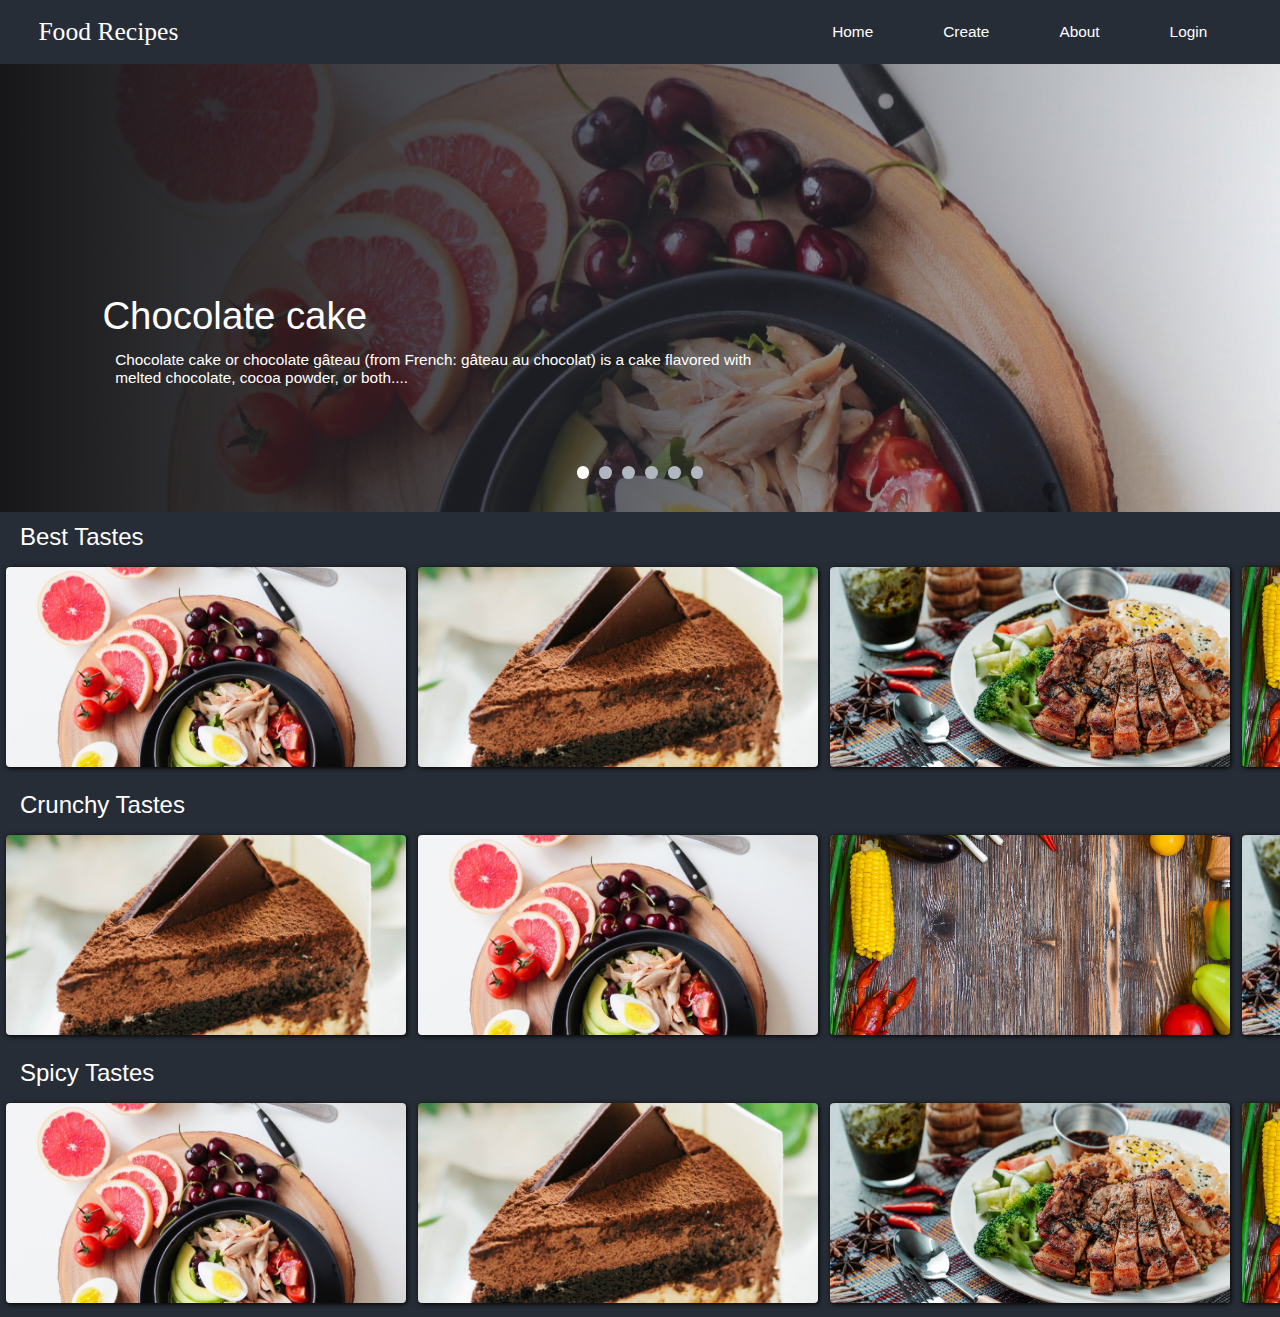
<file: index.html>
<!DOCTYPE html>
<html lang="en">

<head>
    <meta charset="UTF-8">
    <meta http-equiv="X-UA-Compatible" content="IE=edge">
    <meta name="viewport" content="width=device-width, initial-scale=1.0">
    <title>Food Recipes</title>
    <link rel="icon" type="image/x-icon" href="./home/images/logo.png">
    <link rel="stylesheet" href="./home/home_style.css">
    <link rel="stylesheet" href="./home/slideshow/slider.css">
    <link rel="stylesheet" href="./home/food_categories/food_categories.css">


</head>

<body>

    <nav>
        <label for="label" class="logo">Food Recipes</label>
        <img id="menu-icon" onclick="menuClick()" src="./home/images/menu.png" alt="">
        <ul id="menu-items">
            <li><a href="#">Home</a></li>
            <li><a href="#">Create</a></li>
            <li><a href="#">About</a></li>
            <li><a href="./home/login/login_form.html" target="_blank">Login</a></li>
        </ul>
    </nav>

    <div class="slideshow-container">
        <div class="slide-container">
            <div class="slide s1">
                <div class="gradient-layer">
                    <div class="content c1">
                        <p class="title">Chocolate cake</p>
                        <p class="tagline">Chocolate cake or chocolate gâteau (from French: gâteau au chocolat) is a
                            cake flavored with melted chocolate, cocoa powder, or both....</p>
                    </div>
                </div>
            </div>
            <div class="slide s2">
                <div class="gradient-layer">
                    <div class="content c1">
                        <p class="title">Chocolate cake</p>
                        <p class="tagline">Chocolate cake or chocolate gâteau (from French: gâteau au chocolat) is a
                            cake flavored with melted chocolate, cocoa powder, or both....</p>
                    </div>
                </div>
            </div>
            <div class="slide s3">
                <div class="gradient-layer">
                    <div class="content c1">
                        <p class="title">Chocolate cake</p>
                        <p class="tagline">Chocolate cake or chocolate gâteau (from French: gâteau au chocolat) is a
                            cake flavored with melted chocolate, cocoa powder, or both....</p>
                    </div>
                </div>
            </div>
            <div class="slide s4">
                <div class="gradient-layer">
                    <div class="content c1">
                        <p class="title">Chocolate cake</p>
                        <p class="tagline">Chocolate cake or chocolate gâteau (from French: gâteau au chocolat) is a
                            cake flavored with melted chocolate, cocoa powder, or both....</p>
                    </div>
                </div>
            </div>
            <div class="slide s5">
                <div class="gradient-layer">
                    <div class="content c1">
                        <p class="title">Chocolate cake</p>
                        <p class="tagline">Chocolate cake or chocolate gâteau (from French: gâteau au chocolat) is a
                            cake flavored with melted chocolate, cocoa powder, or both....</p>
                    </div>
                </div>
            </div>
            <div class="slide s6">
                <div class="gradient-layer">
                    <div class="content c1">
                        <p class="title">Chocolate cake</p>
                        <p class="tagline">Chocolate cake or chocolate gâteau (from French: gâteau au chocolat) is a
                            cake flavored with melted chocolate, cocoa powder, or both....</p>
                    </div>
                </div>
            </div>
        </div>
        <div class="dot-container">
            <div class="dot d1" onclick="onDotClick(1)"></div>
            <div class="dot d2" onclick="onDotClick(2)"></div>
            <div class="dot d3" onclick="onDotClick(3)"></div>
            <div class="dot d4" onclick="onDotClick(4)"></div>
            <div class="dot d5" onclick="onDotClick(5)"></div>
            <div class="dot d6" onclick="onDotClick(6)"></div>
        </div>
    </div>

    <div class=".food-category">

        <p class="food title">Best Tastes</p>
        <div class="category one">
            <div class="recipe one">
                <div class="recipe-layer" onmouseenter="onCardHover(this,'cat-one-rec-one')" onmouseleave="onMouseLeave(this,'cat-one-rec-one')" >

                    <div id="cat-one-rec-one" class="recipe-content">
                        <h2 class="recipe-title">Cholocate cake</h2>
                        <p class="recipe-tagline">Chocolate cake or chocolate gâteau (from French: gâteau au chocolat)
                            is a
                            cake flavored with melted chocolate, cocoa powder, or both....</p>


                    </div>
                </div>
            </div>
            <div class="recipe two">
                <div class="recipe-layer" onmouseenter="onCardHover(this,'cat-one-rec-two')" onmouseleave="onMouseLeave(this,'cat-one-rec-two')" >

                    <div id="cat-one-rec-two" class="recipe-content">
                        <h2 class="recipe-title">Cholocate cake</h2>
                        <p class="recipe-tagline">Chocolate cake or chocolate gâteau (from French: gâteau au chocolat)
                            is a
                            cake flavored with melted chocolate, cocoa powder, or both....</p>


                    </div>
                </div>
            </div>

            
            <div class="recipe three">
                <div class="recipe-layer" onmouseenter="onCardHover(this,'cat-one-rec-three')" onmouseleave="onMouseLeave(this,'cat-one-rec-three')" >

                    <div id="cat-one-rec-three" class="recipe-content">
                        <h2 class="recipe-title">Cholocate cake</h2>
                        <p class="recipe-tagline">Chocolate cake or chocolate gâteau (from French: gâteau au chocolat)
                            is a
                            cake flavored with melted chocolate, cocoa powder, or both....</p>


                    </div>
                </div>
            </div>
            <div class="recipe four">
                <div class="recipe-layer" onmouseenter="onCardHover(this,'cat-one-rec-four')" onmouseleave="onMouseLeave(this,'cat-one-rec-four')" >

                    <div id="cat-one-rec-four" class="recipe-content">
                        <h2 class="recipe-title">Cholocate cake</h2>
                        <p class="recipe-tagline">Chocolate cake or chocolate gâteau (from French: gâteau au chocolat)
                            is a
                            cake flavored with melted chocolate, cocoa powder, or both....</p>


                    </div>
                </div>
            </div>
            <div class="recipe five">
                <div class="recipe-layer" onmouseenter="onCardHover(this,'cat-one-rec-five')" onmouseleave="onMouseLeave(this,'cat-one-rec-five')" >

                    <div id="cat-one-rec-five" class="recipe-content">
                        <h2 class="recipe-title">Cholocate cake</h2>
                        <p class="recipe-tagline">Chocolate cake or chocolate gâteau (from French: gâteau au chocolat)
                            is a
                            cake flavored with melted chocolate, cocoa powder, or both....</p>


                    </div>
                </div>
            </div>
            <div class="recipe six">
                <div class="recipe-layer" onmouseenter="onCardHover(this,'cat-one-rec-six')" onmouseleave="onMouseLeave(this,'cat-one-rec-six')" >

                    <div id="cat-one-rec-six" class="recipe-content">
                        <h2 class="recipe-title">Cholocate cake</h2>
                        <p class="recipe-tagline">Chocolate cake or chocolate gâteau (from French: gâteau au chocolat)
                            is a
                            cake flavored with melted chocolate, cocoa powder, or both....</p>


                    </div>
                </div>
            </div>
            <div class="recipe seven">
                <div class="recipe-layer" onmouseenter="onCardHover(this,'cat-one-rec-seven')" onmouseleave="onMouseLeave(this,'cat-one-rec-seven')" >

                    <div id="cat-one-rec-seven" class="recipe-content">
                        <h2 class="recipe-title">Cholocate cake</h2>
                        <p class="recipe-tagline">Chocolate cake or chocolate gâteau (from French: gâteau au chocolat)
                            is a
                            cake flavored with melted chocolate, cocoa powder, or both....</p>


                    </div>
                </div>
            </div>
            <div class="recipe eight">
                <div class="recipe-layer" onmouseenter="onCardHover(this,'cat-one-rec-eight')" onmouseleave="onMouseLeave(this,'cat-one-rec-eight')" >

                    <div id="cat-one-rec-eight" class="recipe-content">
                        <h2 class="recipe-title">Cholocate cake</h2>
                        <p class="recipe-tagline">Chocolate cake or chocolate gâteau (from French: gâteau au chocolat)
                            is a
                            cake flavored with melted chocolate, cocoa powder, or both....</p>


                    </div>
                </div>
            </div>
            <div class="recipe nine">
                <div class="recipe-layer" onmouseenter="onCardHover(this,'cat-one-rec-nine')" onmouseleave="onMouseLeave(this,'cat-one-rec-nine')" >

                    <div id="cat-one-rec-nine" class="recipe-content">
                        <h2 class="recipe-title">Cholocate cake</h2>
                        <p class="recipe-tagline">Chocolate cake or chocolate gâteau (from French: gâteau au chocolat)
                            is a
                            cake flavored with melted chocolate, cocoa powder, or both....</p>


                    </div>
                </div>
            </div>
            <div class="recipe ten">
                <div class="recipe-layer" onmouseenter="onCardHover(this,'cat-one-rec-ten')" onmouseleave="onMouseLeave(this,'cat-one-rec-ten')" >

                    <div id="cat-one-rec-ten" class="recipe-content">
                        <h2 class="recipe-title">Cholocate cake</h2>
                        <p class="recipe-tagline">Chocolate cake or chocolate gâteau (from French: gâteau au chocolat)
                            is a
                            cake flavored with melted chocolate, cocoa powder, or both....</p>


                    </div>
                </div>
            </div>
        </div>
        <p class="food title">Crunchy Tastes</p>
        <div class="category two">
           
            <div class="recipe two">
                <div class="recipe-layer" onmouseenter="onCardHover(this,'cat-two-rec-two')" onmouseleave="onMouseLeave(this,'cat-two-rec-two')" >

                    <div id="cat-two-rec-two" class="recipe-content">
                        <h2 class="recipe-title">Cholocate cake</h2>
                        <p class="recipe-tagline">Chocolate cake or chocolate gâteau (from French: gâteau au chocolat)
                            is a
                            cake flavored with melted chocolate, cocoa powder, or both....</p>


                    </div>
                </div>
            </div>
            <div class="recipe one">
                <div class="recipe-layer" onmouseenter="onCardHover(this,'cat-two-rec-one')" onmouseleave="onMouseLeave(this,'cat-two-rec-one')" >

                    <div id="cat-two-rec-one" class="recipe-content">
                        <h2 class="recipe-title">Cholocate cake</h2>
                        <p class="recipe-tagline">Chocolate cake or chocolate gâteau (from French: gâteau au chocolat)
                            is a
                            cake flavored with melted chocolate, cocoa powder, or both....</p>


                    </div>
                </div>
            </div>
            
            
            <div class="recipe four">
                <div class="recipe-layer" onmouseenter="onCardHover(this,'cat-two-rec-four')" onmouseleave="onMouseLeave(this,'cat-two-rec-four')" >

                    <div id="cat-two-rec-four" class="recipe-content">
                        <h2 class="recipe-title">Cholocate cake</h2>
                        <p class="recipe-tagline">Chocolate cake or chocolate gâteau (from French: gâteau au chocolat)
                            is a
                            cake flavored with melted chocolate, cocoa powder, or both....</p>


                    </div>
                </div>
            </div>
            <div class="recipe three">
                <div class="recipe-layer" onmouseenter="onCardHover(this,'cat-two-rec-three')" onmouseleave="onMouseLeave(this,'cat-two-rec-three')" >

                    <div id="cat-two-rec-three" class="recipe-content">
                        <h2 class="recipe-title">Cholocate cake</h2>
                        <p class="recipe-tagline">Chocolate cake or chocolate gâteau (from French: gâteau au chocolat)
                            is a
                            cake flavored with melted chocolate, cocoa powder, or both....</p>


                    </div>
                </div>
            </div>
            <div class="recipe five">
                <div class="recipe-layer" onmouseenter="onCardHover(this,'cat-two-rec-five')" onmouseleave="onMouseLeave(this,'cat-two-rec-five')" >

                    <div id="cat-two-rec-five" class="recipe-content">
                        <h2 class="recipe-title">Cholocate cake</h2>
                        <p class="recipe-tagline">Chocolate cake or chocolate gâteau (from French: gâteau au chocolat)
                            is a
                            cake flavored with melted chocolate, cocoa powder, or both....</p>


                    </div>
                </div>
            </div>
            <div class="recipe six">
                <div class="recipe-layer" onmouseenter="onCardHover(this,'cat-two-rec-six')" onmouseleave="onMouseLeave(this,'cat-two-rec-six')" >

                    <div id="cat-two-rec-six" class="recipe-content">
                        <h2 class="recipe-title">Cholocate cake</h2>
                        <p class="recipe-tagline">Chocolate cake or chocolate gâteau (from French: gâteau au chocolat)
                            is a
                            cake flavored with melted chocolate, cocoa powder, or both....</p>


                    </div>
                </div>
            </div>
            <div class="recipe seven">
                <div class="recipe-layer" onmouseenter="onCardHover(this,'cat-two-rec-seven')" onmouseleave="onMouseLeave(this,'cat-two-rec-seven')" >

                    <div id="cat-two-rec-seven" class="recipe-content">
                        <h2 class="recipe-title">Cholocate cake</h2>
                        <p class="recipe-tagline">Chocolate cake or chocolate gâteau (from French: gâteau au chocolat)
                            is a
                            cake flavored with melted chocolate, cocoa powder, or both....</p>


                    </div>
                </div>
            </div>
            <div class="recipe eight">
                <div class="recipe-layer" onmouseenter="onCardHover(this,'cat-two-rec-eight')" onmouseleave="onMouseLeave(this,'cat-two-rec-eight')" >

                    <div id="cat-two-rec-eight" class="recipe-content">
                        <h2 class="recipe-title">Cholocate cake</h2>
                        <p class="recipe-tagline">Chocolate cake or chocolate gâteau (from French: gâteau au chocolat)
                            is a
                            cake flavored with melted chocolate, cocoa powder, or both....</p>


                    </div>
                </div>
            </div>
            <div class="recipe nine">
                <div class="recipe-layer" onmouseenter="onCardHover(this,'cat-two-rec-nine')" onmouseleave="onMouseLeave(this,'cat-two-rec-nine')" >

                    <div id="cat-two-rec-nine" class="recipe-content">
                        <h2 class="recipe-title">Cholocate cake</h2>
                        <p class="recipe-tagline">Chocolate cake or chocolate gâteau (from French: gâteau au chocolat)
                            is a
                            cake flavored with melted chocolate, cocoa powder, or both....</p>


                    </div>
                </div>
            </div>
            <div class="recipe ten">
                <div class="recipe-layer" onmouseenter="onCardHover(this,'cat-two-rec-ten')" onmouseleave="onMouseLeave(this,'cat-two-rec-ten')" >

                    <div id="cat-two-rec-ten" class="recipe-content">
                        <h2 class="recipe-title">Cholocate cake</h2>
                        <p class="recipe-tagline">Chocolate cake or chocolate gâteau (from French: gâteau au chocolat)
                            is a
                            cake flavored with melted chocolate, cocoa powder, or both....</p>


                    </div>
                </div>
            </div>
        </div>

        <p class="food title">Spicy Tastes</p>
        <div class="category three">
            <div class="recipe one">
                <div class="recipe-layer" onmouseenter="onCardHover(this,'cat-three-rec-one')" onmouseleave="onMouseLeave(this,'cat-three-rec-one')" >

                    <div id="cat-three-rec-one" class="recipe-content">
                        <h2 class="recipe-title">Cholocate cake</h2>
                        <p class="recipe-tagline">Chocolate cake or chocolate gâteau (from French: gâteau au chocolat)
                            is a
                            cake flavored with melted chocolate, cocoa powder, or both....</p>


                    </div>
                </div>
            </div>
            <div class="recipe two">
                <div class="recipe-layer" onmouseenter="onCardHover(this,'cat-three-rec-two')" onmouseleave="onMouseLeave(this,'cat-three-rec-two')" >

                    <div id="cat-three-rec-two" class="recipe-content">
                        <h2 class="recipe-title">Cholocate cake</h2>
                        <p class="recipe-tagline">Chocolate cake or chocolate gâteau (from French: gâteau au chocolat)
                            is a
                            cake flavored with melted chocolate, cocoa powder, or both....</p>


                    </div>
                </div>
            </div>

            
            <div class="recipe three">
                <div class="recipe-layer" onmouseenter="onCardHover(this,'cat-three-rec-three')" onmouseleave="onMouseLeave(this,'cat-three-rec-three')" >

                    <div id="cat-three-rec-three" class="recipe-content">
                        <h2 class="recipe-title">Cholocate cake</h2>
                        <p class="recipe-tagline">Chocolate cake or chocolate gâteau (from French: gâteau au chocolat)
                            is a
                            cake flavored with melted chocolate, cocoa powder, or both....</p>


                    </div>
                </div>
            </div>
            <div class="recipe four">
                <div class="recipe-layer" onmouseenter="onCardHover(this,'cat-three-rec-four')" onmouseleave="onMouseLeave(this,'cat-three-rec-four')" >

                    <div id="cat-three-rec-four" class="recipe-content">
                        <h2 class="recipe-title">Cholocate cake</h2>
                        <p class="recipe-tagline">Chocolate cake or chocolate gâteau (from French: gâteau au chocolat)
                            is a
                            cake flavored with melted chocolate, cocoa powder, or both....</p>


                    </div>
                </div>
            </div>
            <div class="recipe five">
                <div class="recipe-layer" onmouseenter="onCardHover(this,'cat-three-rec-five')" onmouseleave="onMouseLeave(this,'cat-three-rec-five')" >

                    <div id="cat-three-rec-five" class="recipe-content">
                        <h2 class="recipe-title">Cholocate cake</h2>
                        <p class="recipe-tagline">Chocolate cake or chocolate gâteau (from French: gâteau au chocolat)
                            is a
                            cake flavored with melted chocolate, cocoa powder, or both....</p>


                    </div>
                </div>
            </div>
            <div class="recipe six">
                <div class="recipe-layer" onmouseenter="onCardHover(this,'cat-three-rec-six')" onmouseleave="onMouseLeave(this,'cat-three-rec-six')" >

                    <div id="cat-three-rec-six" class="recipe-content">
                        <h2 class="recipe-title">Cholocate cake</h2>
                        <p class="recipe-tagline">Chocolate cake or chocolate gâteau (from French: gâteau au chocolat)
                            is a
                            cake flavored with melted chocolate, cocoa powder, or both....</p>


                    </div>
                </div>
            </div>
            <div class="recipe seven">
                <div class="recipe-layer" onmouseenter="onCardHover(this,'cat-three-rec-seven')" onmouseleave="onMouseLeave(this,'cat-three-rec-seven')" >

                    <div id="cat-three-rec-seven" class="recipe-content">
                        <h2 class="recipe-title">Cholocate cake</h2>
                        <p class="recipe-tagline">Chocolate cake or chocolate gâteau (from French: gâteau au chocolat)
                            is a
                            cake flavored with melted chocolate, cocoa powder, or both....</p>


                    </div>
                </div>
            </div>
            <div class="recipe eight">
                <div class="recipe-layer" onmouseenter="onCardHover(this,'cat-three-rec-eight')" onmouseleave="onMouseLeave(this,'cat-three-rec-eight')" >

                    <div id="cat-three-rec-eight" class="recipe-content">
                        <h2 class="recipe-title">Cholocate cake</h2>
                        <p class="recipe-tagline">Chocolate cake or chocolate gâteau (from French: gâteau au chocolat)
                            is a
                            cake flavored with melted chocolate, cocoa powder, or both....</p>


                    </div>
                </div>
            </div>
            <div class="recipe nine">
                <div class="recipe-layer" onmouseenter="onCardHover(this,'cat-three-rec-nine')" onmouseleave="onMouseLeave(this,'cat-three-rec-nine')" >

                    <div id="cat-three-rec-nine" class="recipe-content">
                        <h2 class="recipe-title">Cholocate cake</h2>
                        <p class="recipe-tagline">Chocolate cake or chocolate gâteau (from French: gâteau au chocolat)
                            is a
                            cake flavored with melted chocolate, cocoa powder, or both....</p>


                    </div>
                </div>
            </div>
            <div class="recipe ten">
                <div class="recipe-layer" onmouseenter="onCardHover(this,'cat-three-rec-ten')" onmouseleave="onMouseLeave(this,'cat-three-rec-ten')" >

                    <div id="cat-three-rec-ten" class="recipe-content">
                        <h2 class="recipe-title">Cholocate cake</h2>
                        <p class="recipe-tagline">Chocolate cake or chocolate gâteau (from French: gâteau au chocolat)
                            is a
                            cake flavored with melted chocolate, cocoa powder, or both....</p>


                    </div>
                </div>
            </div>
        </div>

        
    </div>

</body>

<script>
    var slideCounter = 2;
    document.querySelector('.dot.d' + 1).classList.add('highlight')


    function onCardHover(element,x) {
            console.log("hovered")
            element.classList.add('layer');
            // document.querySelector(".category."+x+"  .recipe."+x+" .recipe-content").classList.add('show')
            document.getElementById(x).classList.add('show')
        }

        function onMouseLeave(element,x) {
            element.classList.remove('layer');
            // document.querySelector(".category."+x+"  .recipe."+x+" .recipe-content").classList.remove('show')
            document.getElementById(x).classList.remove('show')

        }

    function menuClick() {
        document.querySelector('nav ul').classList.toggle('show')
    }

    function onDotClick(classNumber) {
        clearSlides()
        for (var x = 1; x <= 6; x++) {
            console.log("cli " + x);
            document.querySelector('.dot.d' + x).classList.remove('highlight')
        }
        document.querySelector('.dot.d' + classNumber).classList.add('highlight')
        document.querySelector('.slide.s' + classNumber).classList.add("show")


        console.log("clicked " + classNumber);
        
    }

    function clearSlides() {
        for (var x = 1; x <= 6; x++) {
            document.querySelector('.slide.s' + x).classList.remove('show')
        }
    }
    // clearSlides()
    document.querySelector('.slide.s' + 1).classList.add("show")

    setInterval(() => {
        onDotClick(slideCounter)
        if(slideCounter == 6){
            slideCounter = 1;
        }else slideCounter++;
        console.log("called "+slideCounter);
        
        }, 3500);


</script>

</html>
</file>
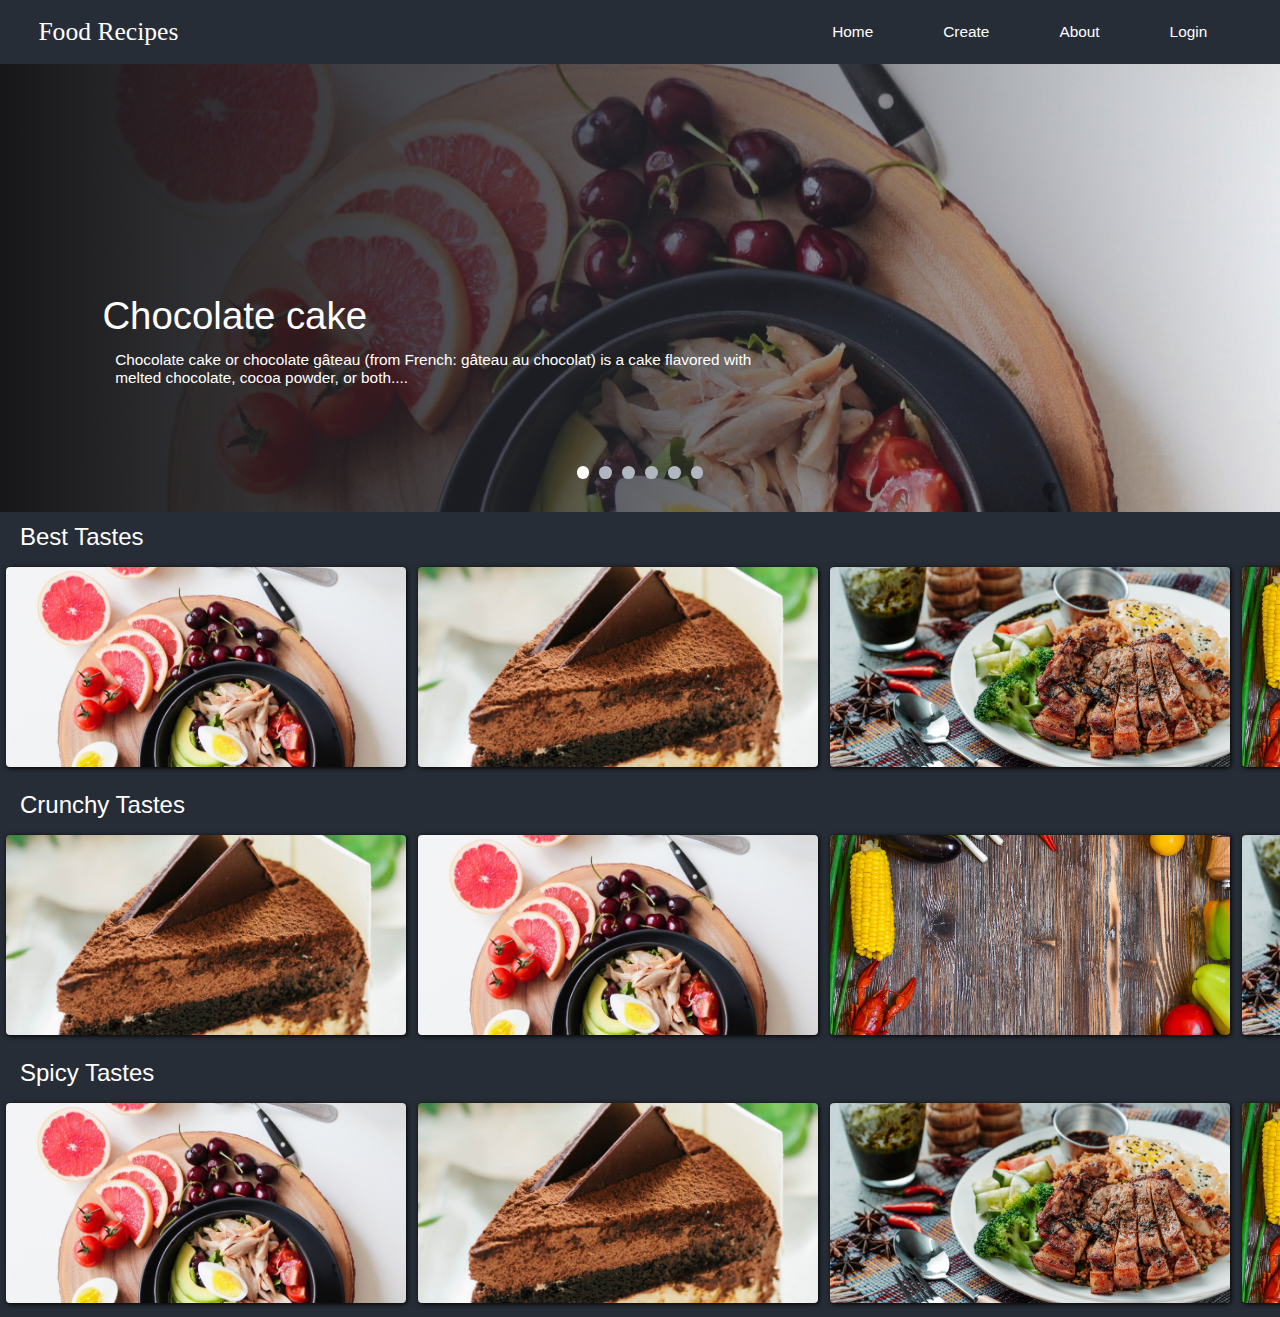
<file: home/index.html>
<!DOCTYPE html>
<html lang="en">

<head>
    <meta charset="UTF-8">
    <meta http-equiv="X-UA-Compatible" content="IE=edge">
    <meta name="viewport" content="width=device-width, initial-scale=1.0">
    <title>Food Recipes</title>
    <link rel="icon" href="../home/images/logo.png">
    <link rel="stylesheet" href="./home_style.css">
    <link rel="stylesheet" href="./slideshow/slider.css">
    <link rel="stylesheet" href="./food_categories/food_categories.css">


</head>

<body>

    <nav>
        <label for="label" class="logo">Food Recipes</label>
        <img id="menu-icon" onclick="menuClick()" src="./images/menu.png" alt="">
        <ul id="menu-items">
            <li><a href="#">Home</a></li>
            <li><a href="#">Create</a></li>
            <li><a href="#">About</a></li>
            <li><a href="./login/login_form.html" target="_blank">Login</a></li>
        </ul>
    </nav>

    <div class="slideshow-container">
        <div class="slide-container">
            <div class="slide s1">
                <div class="gradient-layer">
                    <div class="content c1">
                        <p class="title">Chocolate cake</p>
                        <p class="tagline">Chocolate cake or chocolate gâteau (from French: gâteau au chocolat) is a
                            cake flavored with melted chocolate, cocoa powder, or both....</p>
                    </div>
                </div>
            </div>
            <div class="slide s2">
                <div class="gradient-layer">
                    <div class="content c1">
                        <p class="title">Chocolate cake</p>
                        <p class="tagline">Chocolate cake or chocolate gâteau (from French: gâteau au chocolat) is a
                            cake flavored with melted chocolate, cocoa powder, or both....</p>
                    </div>
                </div>
            </div>
            <div class="slide s3">
                <div class="gradient-layer">
                    <div class="content c1">
                        <p class="title">Chocolate cake</p>
                        <p class="tagline">Chocolate cake or chocolate gâteau (from French: gâteau au chocolat) is a
                            cake flavored with melted chocolate, cocoa powder, or both....</p>
                    </div>
                </div>
            </div>
            <div class="slide s4">
                <div class="gradient-layer">
                    <div class="content c1">
                        <p class="title">Chocolate cake</p>
                        <p class="tagline">Chocolate cake or chocolate gâteau (from French: gâteau au chocolat) is a
                            cake flavored with melted chocolate, cocoa powder, or both....</p>
                    </div>
                </div>
            </div>
            <div class="slide s5">
                <div class="gradient-layer">
                    <div class="content c1">
                        <p class="title">Chocolate cake</p>
                        <p class="tagline">Chocolate cake or chocolate gâteau (from French: gâteau au chocolat) is a
                            cake flavored with melted chocolate, cocoa powder, or both....</p>
                    </div>
                </div>
            </div>
            <div class="slide s6">
                <div class="gradient-layer">
                    <div class="content c1">
                        <p class="title">Chocolate cake</p>
                        <p class="tagline">Chocolate cake or chocolate gâteau (from French: gâteau au chocolat) is a
                            cake flavored with melted chocolate, cocoa powder, or both....</p>
                    </div>
                </div>
            </div>
        </div>
        <div class="dot-container">
            <div class="dot d1" onclick="onDotClick(1)"></div>
            <div class="dot d2" onclick="onDotClick(2)"></div>
            <div class="dot d3" onclick="onDotClick(3)"></div>
            <div class="dot d4" onclick="onDotClick(4)"></div>
            <div class="dot d5" onclick="onDotClick(5)"></div>
            <div class="dot d6" onclick="onDotClick(6)"></div>
        </div>
    </div>

    <div class=".food-category">

        <p class="food title">Best Tastes</p>
        <div class="category one">
            <div class="recipe one">
                <div class="recipe-layer" onmouseenter="onCardHover(this,'cat-one-rec-one')" onmouseleave="onMouseLeave(this,'cat-one-rec-one')" >

                    <div id="cat-one-rec-one" class="recipe-content">
                        <h2 class="recipe-title">Cholocate cake</h2>
                        <p class="recipe-tagline">Chocolate cake or chocolate gâteau (from French: gâteau au chocolat)
                            is a
                            cake flavored with melted chocolate, cocoa powder, or both....</p>


                    </div>
                </div>
            </div>
            <div class="recipe two">
                <div class="recipe-layer" onmouseenter="onCardHover(this,'cat-one-rec-two')" onmouseleave="onMouseLeave(this,'cat-one-rec-two')" >

                    <div id="cat-one-rec-two" class="recipe-content">
                        <h2 class="recipe-title">Cholocate cake</h2>
                        <p class="recipe-tagline">Chocolate cake or chocolate gâteau (from French: gâteau au chocolat)
                            is a
                            cake flavored with melted chocolate, cocoa powder, or both....</p>


                    </div>
                </div>
            </div>

            
            <div class="recipe three">
                <div class="recipe-layer" onmouseenter="onCardHover(this,'cat-one-rec-three')" onmouseleave="onMouseLeave(this,'cat-one-rec-three')" >

                    <div id="cat-one-rec-three" class="recipe-content">
                        <h2 class="recipe-title">Cholocate cake</h2>
                        <p class="recipe-tagline">Chocolate cake or chocolate gâteau (from French: gâteau au chocolat)
                            is a
                            cake flavored with melted chocolate, cocoa powder, or both....</p>


                    </div>
                </div>
            </div>
            <div class="recipe four">
                <div class="recipe-layer" onmouseenter="onCardHover(this,'cat-one-rec-four')" onmouseleave="onMouseLeave(this,'cat-one-rec-four')" >

                    <div id="cat-one-rec-four" class="recipe-content">
                        <h2 class="recipe-title">Cholocate cake</h2>
                        <p class="recipe-tagline">Chocolate cake or chocolate gâteau (from French: gâteau au chocolat)
                            is a
                            cake flavored with melted chocolate, cocoa powder, or both....</p>


                    </div>
                </div>
            </div>
            <div class="recipe five">
                <div class="recipe-layer" onmouseenter="onCardHover(this,'cat-one-rec-five')" onmouseleave="onMouseLeave(this,'cat-one-rec-five')" >

                    <div id="cat-one-rec-five" class="recipe-content">
                        <h2 class="recipe-title">Cholocate cake</h2>
                        <p class="recipe-tagline">Chocolate cake or chocolate gâteau (from French: gâteau au chocolat)
                            is a
                            cake flavored with melted chocolate, cocoa powder, or both....</p>


                    </div>
                </div>
            </div>
            <div class="recipe six">
                <div class="recipe-layer" onmouseenter="onCardHover(this,'cat-one-rec-six')" onmouseleave="onMouseLeave(this,'cat-one-rec-six')" >

                    <div id="cat-one-rec-six" class="recipe-content">
                        <h2 class="recipe-title">Cholocate cake</h2>
                        <p class="recipe-tagline">Chocolate cake or chocolate gâteau (from French: gâteau au chocolat)
                            is a
                            cake flavored with melted chocolate, cocoa powder, or both....</p>


                    </div>
                </div>
            </div>
            <div class="recipe seven">
                <div class="recipe-layer" onmouseenter="onCardHover(this,'cat-one-rec-seven')" onmouseleave="onMouseLeave(this,'cat-one-rec-seven')" >

                    <div id="cat-one-rec-seven" class="recipe-content">
                        <h2 class="recipe-title">Cholocate cake</h2>
                        <p class="recipe-tagline">Chocolate cake or chocolate gâteau (from French: gâteau au chocolat)
                            is a
                            cake flavored with melted chocolate, cocoa powder, or both....</p>


                    </div>
                </div>
            </div>
            <div class="recipe eight">
                <div class="recipe-layer" onmouseenter="onCardHover(this,'cat-one-rec-eight')" onmouseleave="onMouseLeave(this,'cat-one-rec-eight')" >

                    <div id="cat-one-rec-eight" class="recipe-content">
                        <h2 class="recipe-title">Cholocate cake</h2>
                        <p class="recipe-tagline">Chocolate cake or chocolate gâteau (from French: gâteau au chocolat)
                            is a
                            cake flavored with melted chocolate, cocoa powder, or both....</p>


                    </div>
                </div>
            </div>
            <div class="recipe nine">
                <div class="recipe-layer" onmouseenter="onCardHover(this,'cat-one-rec-nine')" onmouseleave="onMouseLeave(this,'cat-one-rec-nine')" >

                    <div id="cat-one-rec-nine" class="recipe-content">
                        <h2 class="recipe-title">Cholocate cake</h2>
                        <p class="recipe-tagline">Chocolate cake or chocolate gâteau (from French: gâteau au chocolat)
                            is a
                            cake flavored with melted chocolate, cocoa powder, or both....</p>


                    </div>
                </div>
            </div>
            <div class="recipe ten">
                <div class="recipe-layer" onmouseenter="onCardHover(this,'cat-one-rec-ten')" onmouseleave="onMouseLeave(this,'cat-one-rec-ten')" >

                    <div id="cat-one-rec-ten" class="recipe-content">
                        <h2 class="recipe-title">Cholocate cake</h2>
                        <p class="recipe-tagline">Chocolate cake or chocolate gâteau (from French: gâteau au chocolat)
                            is a
                            cake flavored with melted chocolate, cocoa powder, or both....</p>


                    </div>
                </div>
            </div>
        </div>
        <p class="food title">Crunchy Tastes</p>
        <div class="category two">
           
            <div class="recipe two">
                <div class="recipe-layer" onmouseenter="onCardHover(this,'cat-two-rec-two')" onmouseleave="onMouseLeave(this,'cat-two-rec-two')" >

                    <div id="cat-two-rec-two" class="recipe-content">
                        <h2 class="recipe-title">Cholocate cake</h2>
                        <p class="recipe-tagline">Chocolate cake or chocolate gâteau (from French: gâteau au chocolat)
                            is a
                            cake flavored with melted chocolate, cocoa powder, or both....</p>


                    </div>
                </div>
            </div>
            <div class="recipe one">
                <div class="recipe-layer" onmouseenter="onCardHover(this,'cat-two-rec-one')" onmouseleave="onMouseLeave(this,'cat-two-rec-one')" >

                    <div id="cat-two-rec-one" class="recipe-content">
                        <h2 class="recipe-title">Cholocate cake</h2>
                        <p class="recipe-tagline">Chocolate cake or chocolate gâteau (from French: gâteau au chocolat)
                            is a
                            cake flavored with melted chocolate, cocoa powder, or both....</p>


                    </div>
                </div>
            </div>
            
            
            <div class="recipe four">
                <div class="recipe-layer" onmouseenter="onCardHover(this,'cat-two-rec-four')" onmouseleave="onMouseLeave(this,'cat-two-rec-four')" >

                    <div id="cat-two-rec-four" class="recipe-content">
                        <h2 class="recipe-title">Cholocate cake</h2>
                        <p class="recipe-tagline">Chocolate cake or chocolate gâteau (from French: gâteau au chocolat)
                            is a
                            cake flavored with melted chocolate, cocoa powder, or both....</p>


                    </div>
                </div>
            </div>
            <div class="recipe three">
                <div class="recipe-layer" onmouseenter="onCardHover(this,'cat-two-rec-three')" onmouseleave="onMouseLeave(this,'cat-two-rec-three')" >

                    <div id="cat-two-rec-three" class="recipe-content">
                        <h2 class="recipe-title">Cholocate cake</h2>
                        <p class="recipe-tagline">Chocolate cake or chocolate gâteau (from French: gâteau au chocolat)
                            is a
                            cake flavored with melted chocolate, cocoa powder, or both....</p>


                    </div>
                </div>
            </div>
            <div class="recipe five">
                <div class="recipe-layer" onmouseenter="onCardHover(this,'cat-two-rec-five')" onmouseleave="onMouseLeave(this,'cat-two-rec-five')" >

                    <div id="cat-two-rec-five" class="recipe-content">
                        <h2 class="recipe-title">Cholocate cake</h2>
                        <p class="recipe-tagline">Chocolate cake or chocolate gâteau (from French: gâteau au chocolat)
                            is a
                            cake flavored with melted chocolate, cocoa powder, or both....</p>


                    </div>
                </div>
            </div>
            <div class="recipe six">
                <div class="recipe-layer" onmouseenter="onCardHover(this,'cat-two-rec-six')" onmouseleave="onMouseLeave(this,'cat-two-rec-six')" >

                    <div id="cat-two-rec-six" class="recipe-content">
                        <h2 class="recipe-title">Cholocate cake</h2>
                        <p class="recipe-tagline">Chocolate cake or chocolate gâteau (from French: gâteau au chocolat)
                            is a
                            cake flavored with melted chocolate, cocoa powder, or both....</p>


                    </div>
                </div>
            </div>
            <div class="recipe seven">
                <div class="recipe-layer" onmouseenter="onCardHover(this,'cat-two-rec-seven')" onmouseleave="onMouseLeave(this,'cat-two-rec-seven')" >

                    <div id="cat-two-rec-seven" class="recipe-content">
                        <h2 class="recipe-title">Cholocate cake</h2>
                        <p class="recipe-tagline">Chocolate cake or chocolate gâteau (from French: gâteau au chocolat)
                            is a
                            cake flavored with melted chocolate, cocoa powder, or both....</p>


                    </div>
                </div>
            </div>
            <div class="recipe eight">
                <div class="recipe-layer" onmouseenter="onCardHover(this,'cat-two-rec-eight')" onmouseleave="onMouseLeave(this,'cat-two-rec-eight')" >

                    <div id="cat-two-rec-eight" class="recipe-content">
                        <h2 class="recipe-title">Cholocate cake</h2>
                        <p class="recipe-tagline">Chocolate cake or chocolate gâteau (from French: gâteau au chocolat)
                            is a
                            cake flavored with melted chocolate, cocoa powder, or both....</p>


                    </div>
                </div>
            </div>
            <div class="recipe nine">
                <div class="recipe-layer" onmouseenter="onCardHover(this,'cat-two-rec-nine')" onmouseleave="onMouseLeave(this,'cat-two-rec-nine')" >

                    <div id="cat-two-rec-nine" class="recipe-content">
                        <h2 class="recipe-title">Cholocate cake</h2>
                        <p class="recipe-tagline">Chocolate cake or chocolate gâteau (from French: gâteau au chocolat)
                            is a
                            cake flavored with melted chocolate, cocoa powder, or both....</p>


                    </div>
                </div>
            </div>
            <div class="recipe ten">
                <div class="recipe-layer" onmouseenter="onCardHover(this,'cat-two-rec-ten')" onmouseleave="onMouseLeave(this,'cat-two-rec-ten')" >

                    <div id="cat-two-rec-ten" class="recipe-content">
                        <h2 class="recipe-title">Cholocate cake</h2>
                        <p class="recipe-tagline">Chocolate cake or chocolate gâteau (from French: gâteau au chocolat)
                            is a
                            cake flavored with melted chocolate, cocoa powder, or both....</p>


                    </div>
                </div>
            </div>
        </div>

        <p class="food title">Spicy Tastes</p>
        <div class="category three">
            <div class="recipe one">
                <div class="recipe-layer" onmouseenter="onCardHover(this,'cat-three-rec-one')" onmouseleave="onMouseLeave(this,'cat-three-rec-one')" >

                    <div id="cat-three-rec-one" class="recipe-content">
                        <h2 class="recipe-title">Cholocate cake</h2>
                        <p class="recipe-tagline">Chocolate cake or chocolate gâteau (from French: gâteau au chocolat)
                            is a
                            cake flavored with melted chocolate, cocoa powder, or both....</p>


                    </div>
                </div>
            </div>
            <div class="recipe two">
                <div class="recipe-layer" onmouseenter="onCardHover(this,'cat-three-rec-two')" onmouseleave="onMouseLeave(this,'cat-three-rec-two')" >

                    <div id="cat-three-rec-two" class="recipe-content">
                        <h2 class="recipe-title">Cholocate cake</h2>
                        <p class="recipe-tagline">Chocolate cake or chocolate gâteau (from French: gâteau au chocolat)
                            is a
                            cake flavored with melted chocolate, cocoa powder, or both....</p>


                    </div>
                </div>
            </div>

            
            <div class="recipe three">
                <div class="recipe-layer" onmouseenter="onCardHover(this,'cat-three-rec-three')" onmouseleave="onMouseLeave(this,'cat-three-rec-three')" >

                    <div id="cat-three-rec-three" class="recipe-content">
                        <h2 class="recipe-title">Cholocate cake</h2>
                        <p class="recipe-tagline">Chocolate cake or chocolate gâteau (from French: gâteau au chocolat)
                            is a
                            cake flavored with melted chocolate, cocoa powder, or both....</p>


                    </div>
                </div>
            </div>
            <div class="recipe four">
                <div class="recipe-layer" onmouseenter="onCardHover(this,'cat-three-rec-four')" onmouseleave="onMouseLeave(this,'cat-three-rec-four')" >

                    <div id="cat-three-rec-four" class="recipe-content">
                        <h2 class="recipe-title">Cholocate cake</h2>
                        <p class="recipe-tagline">Chocolate cake or chocolate gâteau (from French: gâteau au chocolat)
                            is a
                            cake flavored with melted chocolate, cocoa powder, or both....</p>


                    </div>
                </div>
            </div>
            <div class="recipe five">
                <div class="recipe-layer" onmouseenter="onCardHover(this,'cat-three-rec-five')" onmouseleave="onMouseLeave(this,'cat-three-rec-five')" >

                    <div id="cat-three-rec-five" class="recipe-content">
                        <h2 class="recipe-title">Cholocate cake</h2>
                        <p class="recipe-tagline">Chocolate cake or chocolate gâteau (from French: gâteau au chocolat)
                            is a
                            cake flavored with melted chocolate, cocoa powder, or both....</p>


                    </div>
                </div>
            </div>
            <div class="recipe six">
                <div class="recipe-layer" onmouseenter="onCardHover(this,'cat-three-rec-six')" onmouseleave="onMouseLeave(this,'cat-three-rec-six')" >

                    <div id="cat-three-rec-six" class="recipe-content">
                        <h2 class="recipe-title">Cholocate cake</h2>
                        <p class="recipe-tagline">Chocolate cake or chocolate gâteau (from French: gâteau au chocolat)
                            is a
                            cake flavored with melted chocolate, cocoa powder, or both....</p>


                    </div>
                </div>
            </div>
            <div class="recipe seven">
                <div class="recipe-layer" onmouseenter="onCardHover(this,'cat-three-rec-seven')" onmouseleave="onMouseLeave(this,'cat-three-rec-seven')" >

                    <div id="cat-three-rec-seven" class="recipe-content">
                        <h2 class="recipe-title">Cholocate cake</h2>
                        <p class="recipe-tagline">Chocolate cake or chocolate gâteau (from French: gâteau au chocolat)
                            is a
                            cake flavored with melted chocolate, cocoa powder, or both....</p>


                    </div>
                </div>
            </div>
            <div class="recipe eight">
                <div class="recipe-layer" onmouseenter="onCardHover(this,'cat-three-rec-eight')" onmouseleave="onMouseLeave(this,'cat-three-rec-eight')" >

                    <div id="cat-three-rec-eight" class="recipe-content">
                        <h2 class="recipe-title">Cholocate cake</h2>
                        <p class="recipe-tagline">Chocolate cake or chocolate gâteau (from French: gâteau au chocolat)
                            is a
                            cake flavored with melted chocolate, cocoa powder, or both....</p>


                    </div>
                </div>
            </div>
            <div class="recipe nine">
                <div class="recipe-layer" onmouseenter="onCardHover(this,'cat-three-rec-nine')" onmouseleave="onMouseLeave(this,'cat-three-rec-nine')" >

                    <div id="cat-three-rec-nine" class="recipe-content">
                        <h2 class="recipe-title">Cholocate cake</h2>
                        <p class="recipe-tagline">Chocolate cake or chocolate gâteau (from French: gâteau au chocolat)
                            is a
                            cake flavored with melted chocolate, cocoa powder, or both....</p>


                    </div>
                </div>
            </div>
            <div class="recipe ten">
                <div class="recipe-layer" onmouseenter="onCardHover(this,'cat-three-rec-ten')" onmouseleave="onMouseLeave(this,'cat-three-rec-ten')" >

                    <div id="cat-three-rec-ten" class="recipe-content">
                        <h2 class="recipe-title">Cholocate cake</h2>
                        <p class="recipe-tagline">Chocolate cake or chocolate gâteau (from French: gâteau au chocolat)
                            is a
                            cake flavored with melted chocolate, cocoa powder, or both....</p>


                    </div>
                </div>
            </div>
        </div>

        
    </div>

</body>

<script>
    var slideCounter = 2;
    document.querySelector('.dot.d' + 1).classList.add('highlight')


    function onCardHover(element,x) {
            console.log("hovered")
            element.classList.add('layer');
            // document.querySelector(".category."+x+"  .recipe."+x+" .recipe-content").classList.add('show')
            document.getElementById(x).classList.add('show')
        }

        function onMouseLeave(element,x) {
            element.classList.remove('layer');
            // document.querySelector(".category."+x+"  .recipe."+x+" .recipe-content").classList.remove('show')
            document.getElementById(x).classList.remove('show')

        }

    function menuClick() {
        document.querySelector('nav ul').classList.toggle('show')
    }

    function onDotClick(classNumber) {
        clearSlides()
        for (var x = 1; x <= 6; x++) {
            console.log("cli " + x);
            document.querySelector('.dot.d' + x).classList.remove('highlight')
        }
        document.querySelector('.dot.d' + classNumber).classList.add('highlight')
        document.querySelector('.slide.s' + classNumber).classList.add("show")


        console.log("clicked " + classNumber);
        
    }

    function clearSlides() {
        for (var x = 1; x <= 6; x++) {
            document.querySelector('.slide.s' + x).classList.remove('show')
        }
    }
    // clearSlides()
    document.querySelector('.slide.s' + 1).classList.add("show")

    setInterval(() => {
        onDotClick(slideCounter)
        if(slideCounter == 6){
            slideCounter = 1;
        }else slideCounter++;
        console.log("called "+slideCounter);
        
        }, 3500);


</script>

</html>
</file>
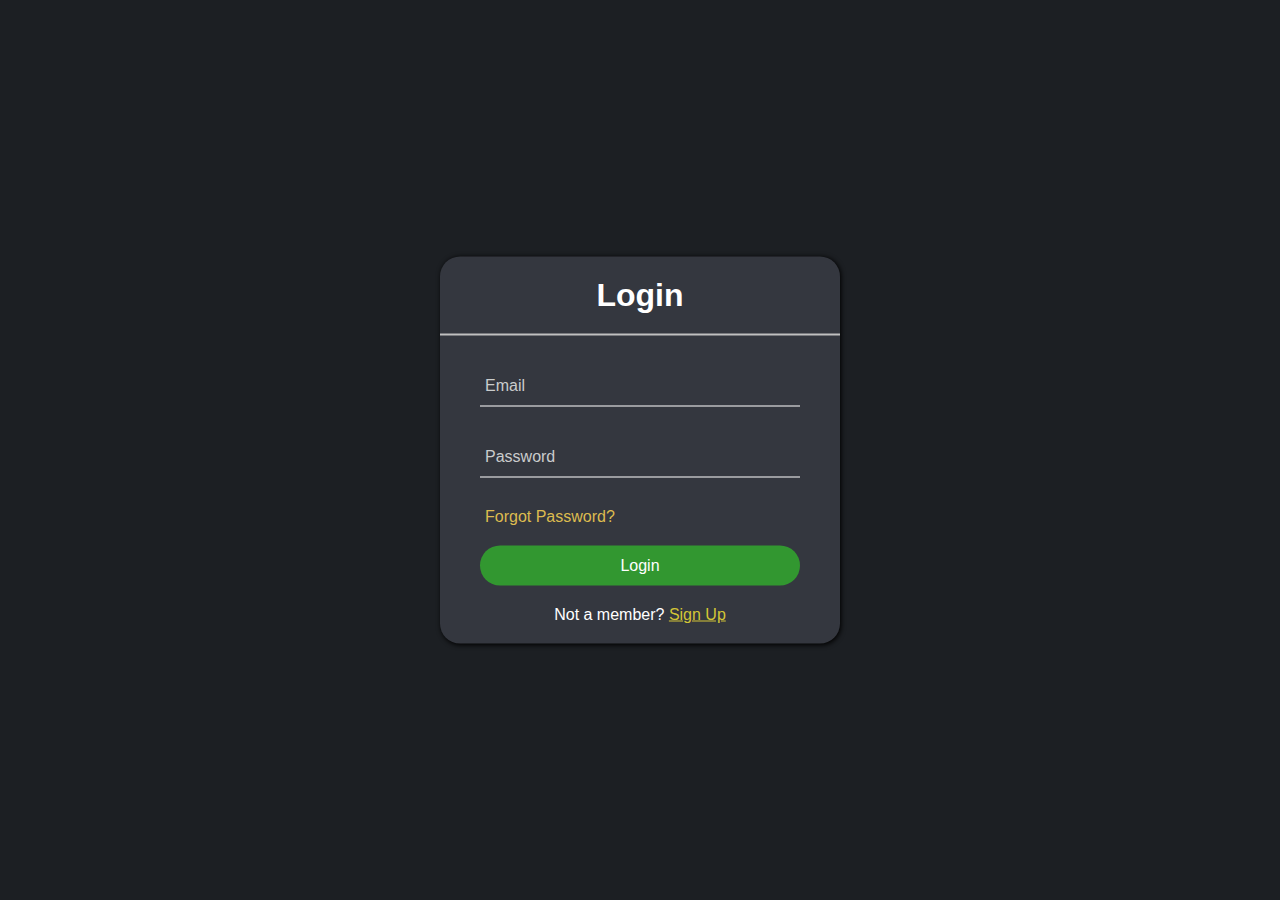
<file: home/login/login_form.html>
<!DOCTYPE html>
<html lang="en">
<head>
    <meta charset="UTF-8">
    <meta http-equiv="X-UA-Compatible" content="IE=edge">
    <meta name="viewport" content="width=device-width, initial-scale=1.0">
    <title>Login</title>
    <link rel="icon" type="image/x-icon" href="../images/logo.png">
    <link rel="stylesheet" href="./login_form.css">
</head>
<body>
    <div class="center">
        <h1>Login</h1>
        <form action="" method="post">
            <div class="txt_field">
                <input type="email" required>
                <span></span>
                <label for="">Email</label>
            </div>
            <div class="txt_field">
                <input type="password" required>
                <span></span>
                <label for="">Password</label>
            </div>

            <div class="pass">Forgot Password?</div>
            <input type="submit" value="Login">
            <div class="signup_link">
                Not a member? <a href="../signup/sign_up.html">Sign Up</a>
            </div>
        </form>
    </div>
</body>
</html>
</file>
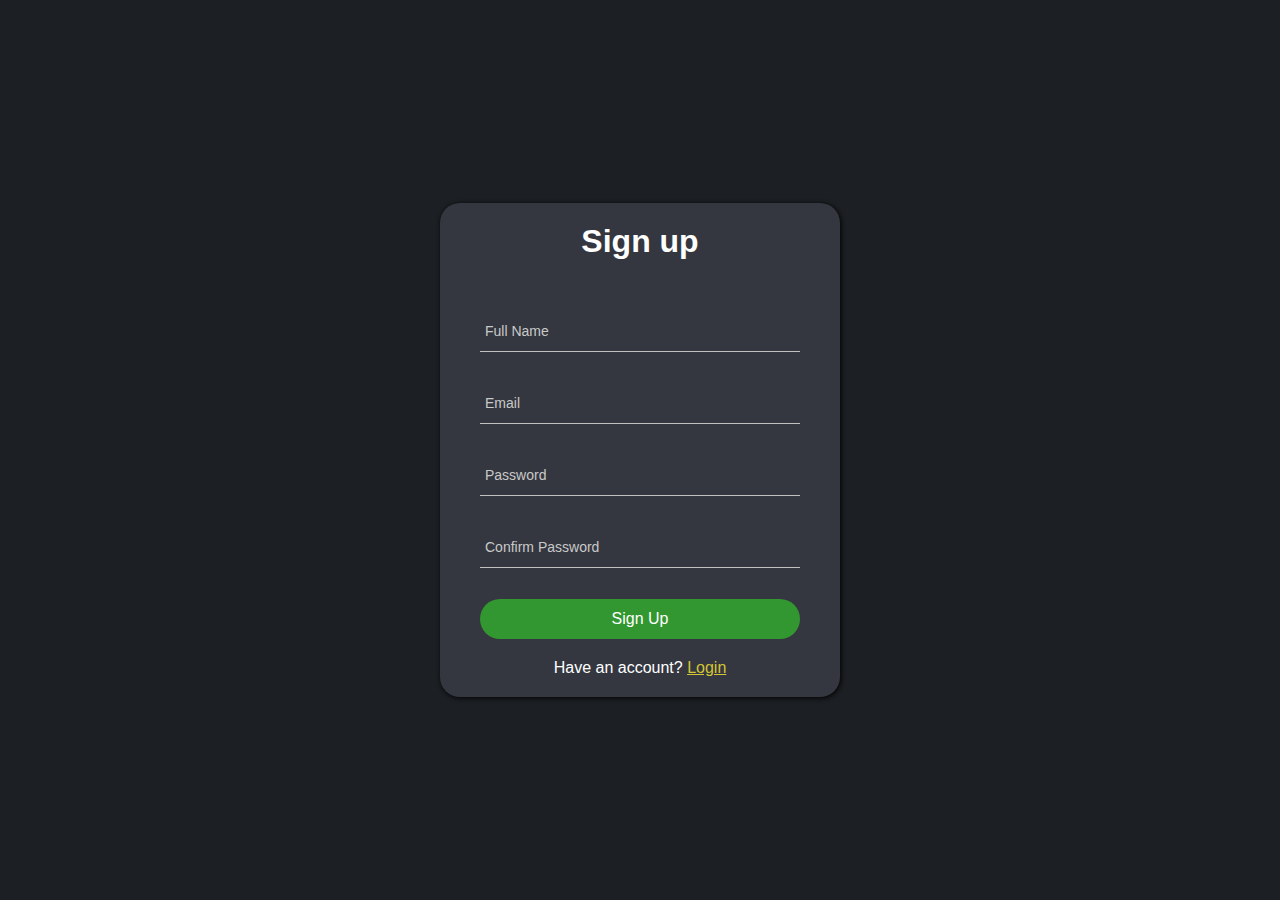
<file: home/signup/sign_up.html>
<!DOCTYPE html>
<html lang="en">
<head>
    <meta charset="UTF-8">
    <meta http-equiv="X-UA-Compatible" content="IE=edge">
    <meta name="viewport" content="width=device-width, initial-scale=1.0">
    <title>Sign up</title>
    <link rel="icon" type="image/x-icon" href="../images/logo.png">
    <link rel="stylesheet" href="./sign_up.css">
</head>
<body>

    <div class="center">
        <h1>Sign up</h1>
        <form action="" method="post">
            <div class="txt_field">
                <input type="text" required>
                <span></span>
                <label for="">Full Name</label>
            </div>
            <div class="txt_field">
                <input type="email" required>
                <span></span>
                <label for="">Email</label>
            </div>
            <div class="txt_field">
                <input type="password" required>
                <span></span>
                <label for="">Password</label>
            </div>
            <div class="txt_field">
                <input type="password" required>
                <span></span>
                <label for="">Confirm Password</label>
            </div>

            <input type="submit" value="Sign Up">

            <div class="login_link">Have an account? <a href="../login/login_form.html">Login</a></div>
        </form>
    </div>
    
</body>
</html>
</file>
<file: home/home_style.css>
* {
    margin: 0;
    padding: 0;
    text-decoration: none;
    font-family: sans-serif;
    box-sizing: border-box;

    --nav-height: 5vw;
    --nav-background: rgb(39, 45, 55);
    --font-size: 2vw;
}

body{
    background-color: rgb(39, 45, 55);

}

nav {
    position: fixed;
    top: 0;
    height: var(--nav-height);
    width: 100%;
    background-color: var(--nav-background);
}

label.logo {
    font-size: var(--font-size);
    color: white;
    font-family: Lucida Handwriting;
    line-height: var(--nav-height);
    margin: 0 3vw;
    cursor: pointer;
}

nav ul {
    float: right;
    margin-right: 40px;
}

nav ul li {
    display: inline-block;
    line-height: var(--nav-height);
    margin: 0 1vw;
}

nav ul li a {
    color: white;
    padding: 10px;
    font-size: 1.2vw;
}

@media (min-width:720px) {
    #menu-icon {
        display: none;
    }

    a:active,
    a:hover {
        background-color: rgb(61, 77, 76);
    }

    nav ul li a {
        transition: all 0.3s;
        border-radius: 10px;
        padding: 10px 20px;

    }
}

@media (max-width:720px) {
    #menu-icon {
        float: right;
        height: 25px;
        width: 25px;
        margin: 13px 25px;
        cursor: pointer;
    }

    nav ul {
        position: fixed;
        background-color: rgb(25, 28, 36);
        width: 100%;
        height: 100vh;
        padding: 30px;
        transition: all 0.3s;
        left: -100%;
    }

    nav ul li,
    nav ul {
        display: block;
        text-align: center;
        float: none;
    }

    nav ul.show {
        left: 0;
    }

}

@media (max-width:980px) {
    nav {
        height: 50px;
    }

    label.logo {
        line-height: 50px;
        font-size: 18px;
    }

    nav ul li {
        line-height: 50px;
    }

    nav ul li a {
        font-size: 16px;
    }
}
</file>
<file: home/slideshow/slider.css>
div.slideshow-container {
    display: table;
    width: 100%;
}

div.slide-container {
    height: 35vw;
    width: 100%;
    background-color: black;
    margin-top: 5vw;
    color: white;
    font-size: 3vw;
    display: flex;
    flex-direction: row;


}

div.slideshow-container .slide {
    background-repeat: no-repeat;
    background-position: center;
    background-size: cover;
    width: 100%;
}

div.slide-container {
    width: 100%;
}

.slide {
    transition: all 0.9s;
    overflow: hidden;
}


.slide.s1 {
    background: url(./images/slide1.jpg);
}

.slide.s2 {
    background: url(./images/slide2.jpg);
}

.slide.s3 {
    background: url(./images/slide3.jpg);
}

.slide.s4 {
    background: url(./images/slide4.jpg);
}

.slide.s5 {
    background: url(./images/slide5.jpg);
}

.slide.s6 {
    background: url(./images/slide6.jpg);
}

div.dot-container {
    display: flex;
    flex-direction: row;
    justify-content: center;
    width: 100%;
    margin-top: -4vw;
    margin-bottom: 2.3vw;
}

.dot {
    height: 1vw;
    width: 1vw;
    margin: 5px;
    border-radius: 50%;
    background-color: rgb(176, 183, 193);
    cursor: pointer;
    transition: all 0.3s;
}

/* .dot.d1 {
    background-color: white;
} */

.dot.d1.highlight,
.dot.d2.highlight,
.dot.d3.highlight,
.dot.d4.highlight,
.dot.d5.highlight,
.dot.d6.highlight {
    background-color: white;
}

.gradient-layer {
    height: 100%;
    width: 100%;
    background: linear-gradient(to right, rgb(23, 23, 25), rgba(37, 39, 47, 0.7), rgba(66, 66, 78, 0));
}

.tagline {
    font-size: 1.2vw;
    margin: 1vw 1vw;
}

.title {
    font-size: 3vw;
}

div.content {
    width: 70%;
    height: calc(100% - 50px);
    padding: 18% 8%;
    text-align: center start;

}

.slide.s1.show,
.slide.s2.show,
.slide.s3.show,
.slide.s4.show,
.slide.s5.show,
.slide.s6.show {
    flex: 1 0 100%;

}
/* .slide.s1.open,
.slide.s2.open,
.slide.s3.open,
.slide.s4.open,
.slide.s5.open,
.slide.s6.open {
    display: none;
} */

.show-slide {
    display: block;
}

@media (max-width:720px) {

    div.dot-container {
        margin-top: -5vw;
    }

}
</file>
<file: home/food_categories/food_categories.css>
.food-category{
    width: 100%;
}

.category{
    height: 220px;
    width: 100%;
    display: flex;
    overflow: auto;

    justify-content: space-between;
}
.category::-webkit-scrollbar{
    display: none;
}

.recipe{
    min-height: 200px;
    min-width: 400px;
    width: 300px;
    height: 200px;
    background-color: gray;
    margin: 6px;
    border-radius: 4px;
    box-shadow: 1px 1px 5px black;
    background-position: center;
    background-size: cover;
    transition: all 0.3s;
   
}


.food.title{
   color: white;
   font-size: 24px;
   padding: 10px 20px;
}

.recipe.one{
    background-image: url(../slideshow/images/slide1.jpg);
}
.recipe.two{
    background-image: url(../slideshow/images/slide2.jpg);
}
.recipe.three{
    background-image: url(../slideshow/images/slide3.jpg);
}
.recipe.four{
    background-image: url(../slideshow/images/slide4.jpg);
}
.recipe.five{
    background-image: url(../slideshow/images/slide5.jpg);
}
.recipe.six{
    background-image: url(../slideshow/images/slide6.jpg);
}
.recipe.seven{
    background-image: url(../slideshow/images/slide7.jpg);
}
.recipe.eight{
    background-image: url(../slideshow/images/slide8.jpg);
}
.recipe.nine{
    background-image: url(../slideshow/images/slide9.jpg);
}
.recipe.ten{
    background-image: url(../slideshow/images/slide10.jpg);
}

.recipe-gradient-layer{
    height: 100%;
    width: 100%;
    background: linear-gradient(to top,rgb(23, 23, 25),rgba(37, 39, 47, 0.7),rgba(66, 66, 78, 0));
}
.recipe-layer{
    height: 100%;
    width: 100%;
}
.recipe-content{
    display: none;
}
.recipe-content.show{
    display: block;
}
.recipe-layer.layer:hover{
    cursor: pointer;
   
    transition: all 0.5s;  
    background-color: rgba(0, 0, 0, 0.556);
    color: white;
    text-align: center start;
    padding: 90px 10px;
}
</file>
<file: home/login/login_form.css>
*{
    margin: 0;
    padding: 0;
    box-sizing: border-box;
    font-family: Lucida, sans-serif;
}
body{
    background-color: rgb(28, 31, 35);
    color: white;
}
.center{
    position: absolute;
    top: 50%;
    left: 50%;
    transform: translate(-50%,-50%);
    background-color: rgb(52, 55, 63);
    border-radius: 20px;
    box-shadow: 1px 1px 5px black;
    width: 400px;

}

.center h1{
    padding: 20px;
    text-align: center;
    border-bottom: 2px solid silver;
}

.center form{
    margin: 0 40px;
}

form input{
    padding: 6px 0;
    width: 100%;
    border: none;
    outline: none;
    background:none;
    height: 40px;
    color: white;

}

form .txt_field{
    position: relative;
    border-bottom: 1px solid;
    margin: 30px 0;
}

.txt_field label{
    position: absolute;
    left: 5px;
    top: 50%;
    transform: translateY(-50%);
    pointer-events: none;
    color: rgb(202, 204, 204);
    transition: all 0.3s;
}


.txt_field span::before{
    content: "";
    width: 0%;
    position: absolute;
    top: 40px;
    height: 1px;
    background-color: rgb(138, 255, 80);
    left: 0;
    transition: all 0.5s;
}

.txt_field input:focus ~ label,
.txt_field input:valid ~ label{
    color: white;
    top: -5px;

}
.txt_field input:focus ~ span::before,
.txt_field input:valid ~ span::before{
    width: 100%;

}

.pass{
    margin: 20px 5px;
    color: rgb(221, 188, 79);
    cursor: pointer;
}

.pass:hover{
    text-decoration: underline;
}

input[type="submit"]{
    background-color: rgb(50, 151, 48);
    border-radius: 20px;
    font-size: 16px;
    transition: all 0.3s;
    cursor: pointer;
}
input[type="submit"]:hover{
    box-shadow: 1px 1px 5px black;
}

.signup_link{
    margin: 20px;
    text-align: center;
}

.signup_link a{
    color: rgb(211, 198, 54);
}



/* *{
    margin: 0;
    padding: 0;
    font-family: Lucida, sans-serif;
    color: white;
    text-decoration: none;
    box-sizing: border-box;
}

body{
    background-color: rgb(31, 36, 39);
    overflow: hidden;
}

.center{
    position: absolute;
    top: 50%;
    left: 50%;
    transform: translate(-50%,-50%);
    width: 400px;
    background-color: rgb(58, 64, 74);
    border-radius: 20px;
    box-shadow: 1px 1px 5px black;

}

.center h1{
    text-align: center;
    padding: 20px;
    border-bottom: 1px solid silver;
}

.center form{
    padding:0 40px;
}

form .txt_field{
    position: relative;
    border-bottom: 2px solid silver;
    margin: 30px 0;
}

.txt_field input{
    width: 100%;
    padding:  0 5px;
    height: 40px;
    font-size: 16px;
    border: none;
    background:none;
    outline: none;
}

.txt_field label{
    position: absolute;
    top: 50%;
    left: 5px;
    color: rgb(209, 209, 209);
    transform: translateY(-50%);
    font-size: 16px;
    pointer-events: none;
    transition:  all 0.3s;


}

.txt_field span::before{
    content: "";
    position: absolute;
    top: 40px;
    left: 0;
    width: 0%;
    height: 2px;
    background-color: rgb(105, 239, 239);
    transition: all 0.6s;

}

.txt_field input:focus ~ label,
.txt_field input:valid ~ label{
 top: -5px;
}

.txt_field input:focus ~ span::before,
.txt_field input:valid ~ span::before{

    width: 100%;
}

.pass{
   margin: -5px 0 20px 5px;
   color: rgb(216, 186, 104);
   cursor: pointer;

}

.pass:hover{
    text-decoration: underline;
}

input[type='submit']{
    width: 100%;
    height: 50px;
    background-color: rgb(39, 129, 61);
    border-radius: 10px;
    border: none;
    font-size: 20px;
    font-weight: bold;
    cursor: pointer;
    outline: none;
}
input[type='submit']:hover{
    transition: all 0.3s;
    box-shadow: 1px 1px 5px rgb(43, 38, 38);
}

.signup_link{
    margin: 30px 0;
    text-align: center;
    font-size: 16px;
    color: white;
}

.signup_link a{
    color: rgb(132, 188, 63);
    text-decoration: underline;
} */
</file>
<file: home/signup/sign_up.css>
* {
    margin: 0;
    padding: 0;
    box-sizing: border-box;
    font-family: Lucida, sans-serif;
}

body {
    background-color: rgb(28, 31, 35);
    overflow: hidden;
}

.center {
    position: absolute;
    left: 50%;
    top: 50%;
    transform: translate(-50%, -50%);
    background-color: rgb(52, 55, 63);
    border-radius: 20px;
    width: 400px;
    box-shadow: 1px 1px 5px black;
    color: white;
}

.center h1 {
    text-align: center;
    padding: 20px;
}

.center form {
    margin: 0 40px;
}

form input {
    height: 40px;
    width: 100%;
    border: none;
    outline: none;
    background: none;
    font-size: 16px;
    padding: 6px 0;
    color: white;
}

form .txt_field {
    margin: 31px 0;
    border-bottom: 1px solid silver;
    position: relative;
}

.txt_field label {
    position: absolute;
    left: 5px;
    top: 50%;
    transform: translateY(-50%);
    color: rgb(201, 201, 201);
    font-size: 14px;
    transition: all 0.3s;
}


.txt_field span::before{
    content: "";
    height: 1px;
    background-color: rgb(38, 224, 224);
    position: absolute;
    width: 0%;
    left: 0;
    top: 40px;
    transition: all 0.5s;
}

.txt_field input:focus ~ label,
.txt_field input:valid ~ label {
    top: -5px
}
.txt_field input:focus ~ span::before,
.txt_field input:valid ~ span::before {
    width: 100%;
}

input[type="submit"]{
    background-color: rgb(50, 151, 48);
    border-radius: 20px;
    font-size: 16px;
    transition: all 0.3s;
    color: white;
    cursor: pointer;
}
input[type="submit"]:hover{
    box-shadow: 1px 1px 5px black;
}
.login_link{
    margin: 20px;
    text-align: center;
}

.login_link a{
    color: rgb(211, 198, 54);
}
</file>
